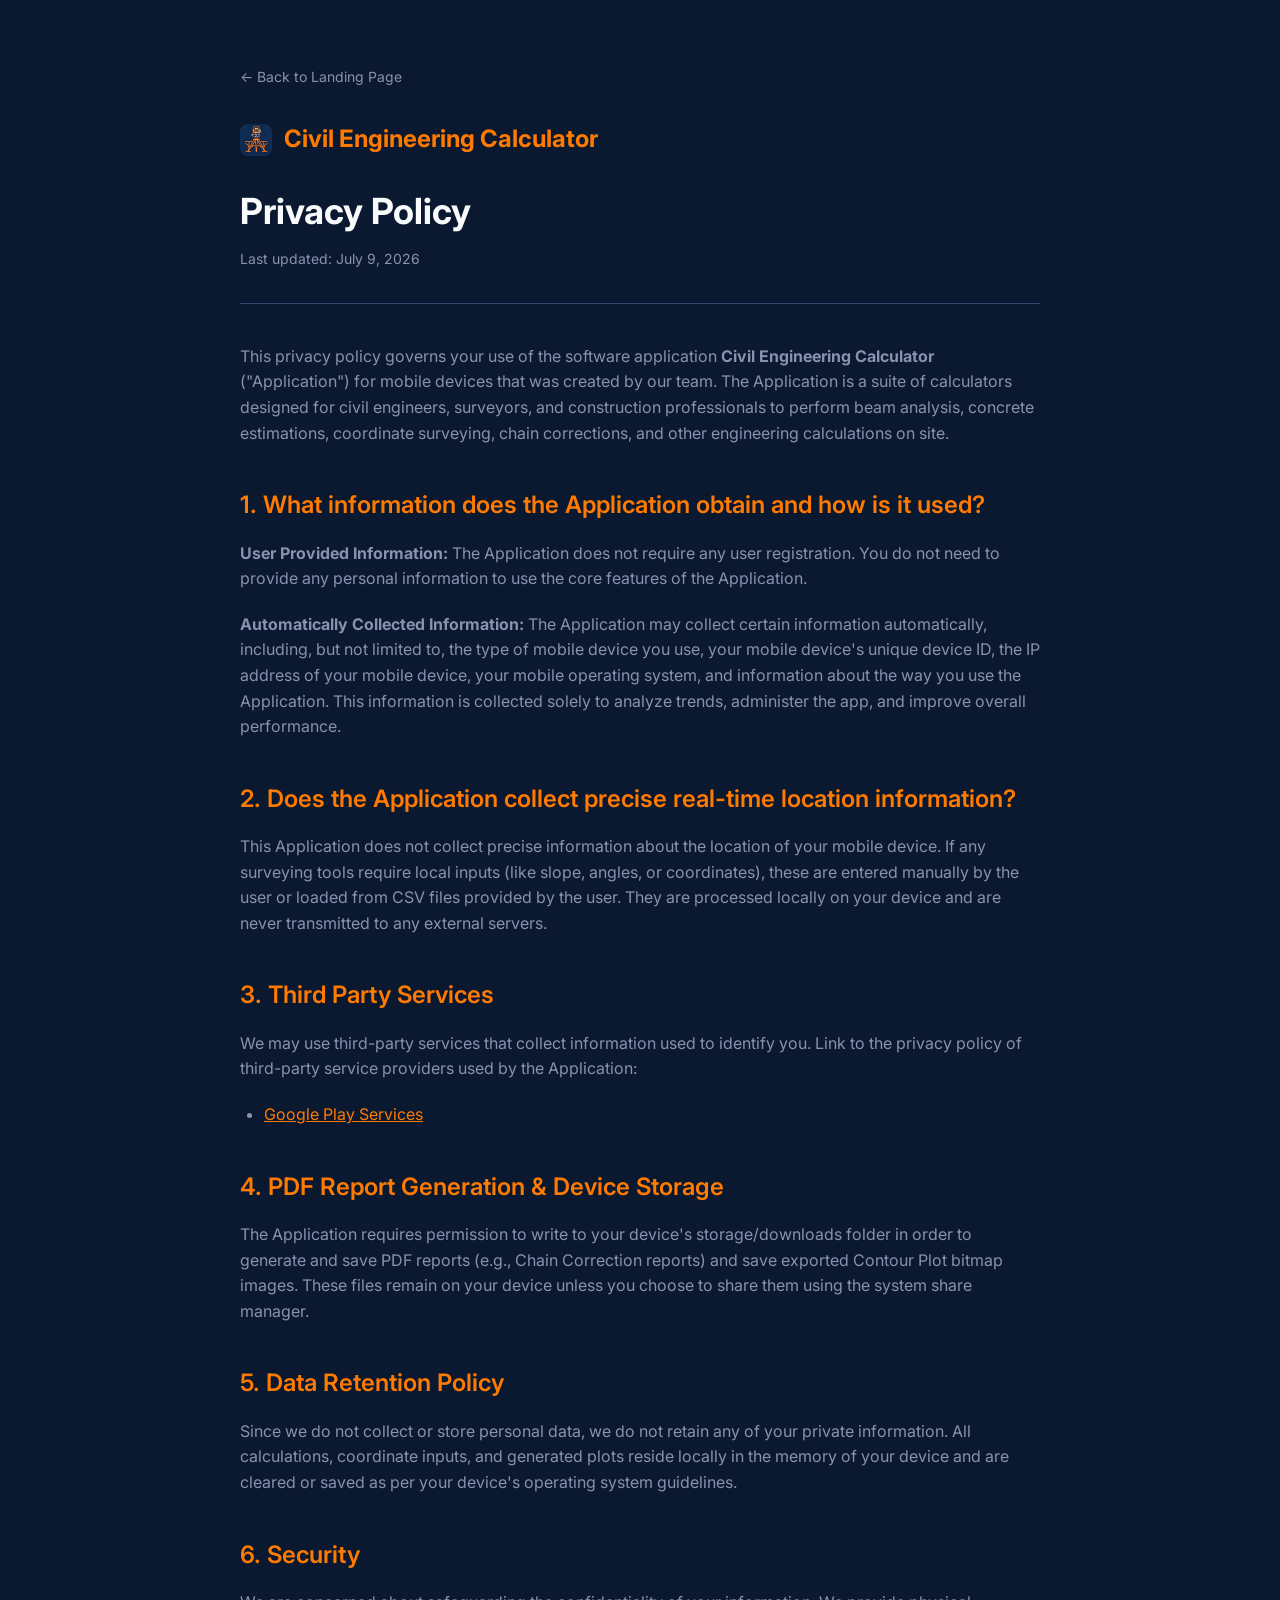
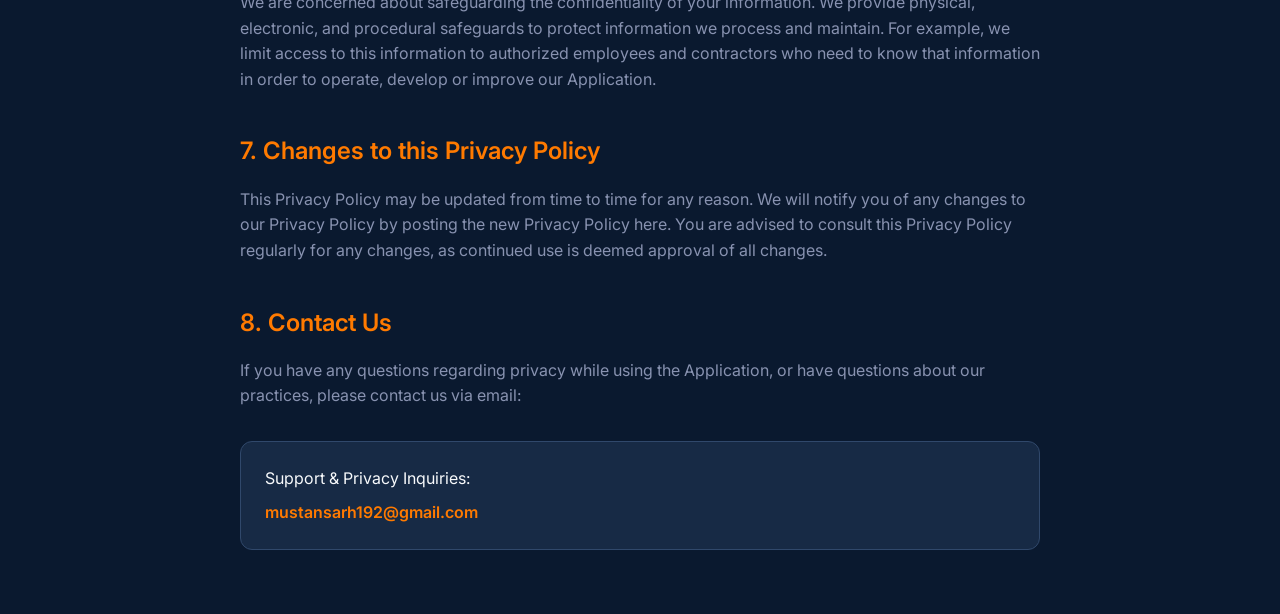
<file: privacy.html>
<!DOCTYPE html>
<html lang="en">
<head>
    <meta charset="UTF-8">
    <meta name="viewport" content="width=device-width, initial-scale=1.0">
    <title>Privacy Policy - Civil Engineering Calculator</title>
    <link rel="preconnect" href="https://fonts.googleapis.com">
    <link rel="preconnect" href="https://fonts.gstatic.com" crossorigin>
    <link href="https://fonts.googleapis.com/css2?family=Inter:wght@300;400;500;600;700&display=swap" rel="stylesheet">
    <style>
        :root {
            --primary: #ff7a00;
            --primary-dark: #e66e00;
            --bg: #0a192f;
            --card-bg: #172a45;
            --text: #f8fafc;
            --text-muted: #8892b0;
            --border: #30486b;
        }

        body {
            font-family: 'Inter', sans-serif;
            background-color: var(--bg);
            color: var(--text);
            line-height: 1.6;
            margin: 0;
            padding: 0;
        }

        .container {
            max-width: 800px;
            margin: 0 auto;
            padding: 4rem 2rem;
        }

        .header {
            border-bottom: 1px solid var(--border);
            padding-bottom: 2rem;
            margin-bottom: 2.5rem;
        }

        .logo {
            display: inline-flex;
            align-items: center;
            gap: 0.75rem;
            color: var(--primary);
            font-weight: 700;
            font-size: 1.5rem;
            text-decoration: none;
            margin-bottom: 1.5rem;
        }

        .logo-img {
            width: 32px;
            height: 32px;
            object-fit: contain;
            border-radius: 8px;
        }

        h1 {
            font-size: 2.25rem;
            font-weight: 700;
            margin: 0 0 0.5rem 0;
        }

        .last-updated {
            color: var(--text-muted);
            font-size: 0.875rem;
        }

        h2 {
            font-size: 1.5rem;
            font-weight: 600;
            margin-top: 2.5rem;
            margin-bottom: 1rem;
            color: var(--primary);
        }

        p, ul, li {
            color: var(--text-muted);
            font-size: 1rem;
        }

        p {
            margin-bottom: 1.25rem;
        }

        ul {
            padding-left: 1.5rem;
            margin-bottom: 1.5rem;
        }

        li {
            margin-bottom: 0.5rem;
        }

        .contact-card {
            background-color: var(--card-bg);
            border: 1px solid var(--border);
            border-radius: 12px;
            padding: 1.5rem;
            margin-top: 2rem;
        }

        .contact-card p {
            margin: 0;
            color: var(--text);
        }

        .contact-email {
            display: inline-block;
            margin-top: 0.5rem;
            color: var(--primary);
            text-decoration: none;
            font-weight: 600;
            transition: color 0.2s;
        }

        .contact-email:hover {
            color: var(--primary-dark);
        }

        .back-link {
            display: inline-flex;
            align-items: center;
            gap: 0.5rem;
            color: var(--text-muted);
            text-decoration: none;
            font-size: 0.875rem;
            margin-bottom: 2rem;
            transition: color 0.2s;
        }

        .back-link:hover {
            color: var(--primary);
        }
    </style>
</head>
<body>
    <div class="container">
        <a href="index.html" class="back-link">
            ← Back to Landing Page
        </a>
        
        <div class="header">
            <a href="index.html" class="logo">
                <img src="icon_app.png" alt="Civil Engineering Calculator Logo" class="logo-img" style="width: 32px; height: 32px; object-fit: contain; border-radius: 8px; flex-shrink: 0;">
                <span>Civil Engineering Calculator</span>
            </a>
            <h1>Privacy Policy</h1>
            <div class="last-updated">Last updated: July 9, 2026</div>
        </div>

        <p>This privacy policy governs your use of the software application <strong>Civil Engineering Calculator</strong> ("Application") for mobile devices that was created by our team. The Application is a suite of calculators designed for civil engineers, surveyors, and construction professionals to perform beam analysis, concrete estimations, coordinate surveying, chain corrections, and other engineering calculations on site.</p>

        <h2>1. What information does the Application obtain and how is it used?</h2>
        <p><strong>User Provided Information:</strong> The Application does not require any user registration. You do not need to provide any personal information to use the core features of the Application.</p>
        <p><strong>Automatically Collected Information:</strong> The Application may collect certain information automatically, including, but not limited to, the type of mobile device you use, your mobile device's unique device ID, the IP address of your mobile device, your mobile operating system, and information about the way you use the Application. This information is collected solely to analyze trends, administer the app, and improve overall performance.</p>

        <h2>2. Does the Application collect precise real-time location information?</h2>
        <p>This Application does not collect precise information about the location of your mobile device. If any surveying tools require local inputs (like slope, angles, or coordinates), these are entered manually by the user or loaded from CSV files provided by the user. They are processed locally on your device and are never transmitted to any external servers.</p>

        <h2>3. Third Party Services</h2>
        <p>We may use third-party services that collect information used to identify you. Link to the privacy policy of third-party service providers used by the Application:</p>
        <ul>
            <li><a href="https://www.google.com/policies/privacy/" target="_blank" rel="noopener noreferrer" style="color: var(--primary);">Google Play Services</a></li>
        </ul>

        <h2>4. PDF Report Generation & Device Storage</h2>
        <p>The Application requires permission to write to your device's storage/downloads folder in order to generate and save PDF reports (e.g., Chain Correction reports) and save exported Contour Plot bitmap images. These files remain on your device unless you choose to share them using the system share manager.</p>

        <h2>5. Data Retention Policy</h2>
        <p>Since we do not collect or store personal data, we do not retain any of your private information. All calculations, coordinate inputs, and generated plots reside locally in the memory of your device and are cleared or saved as per your device's operating system guidelines.</p>

        <h2>6. Security</h2>
        <p>We are concerned about safeguarding the confidentiality of your information. We provide physical, electronic, and procedural safeguards to protect information we process and maintain. For example, we limit access to this information to authorized employees and contractors who need to know that information in order to operate, develop or improve our Application.</p>

        <h2>7. Changes to this Privacy Policy</h2>
        <p>This Privacy Policy may be updated from time to time for any reason. We will notify you of any changes to our Privacy Policy by posting the new Privacy Policy here. You are advised to consult this Privacy Policy regularly for any changes, as continued use is deemed approval of all changes.</p>

        <h2>8. Contact Us</h2>
        <p>If you have any questions regarding privacy while using the Application, or have questions about our practices, please contact us via email:</p>
        <div class="contact-card">
            <p>Support & Privacy Inquiries:</p>
            <a href="mailto:mustansarh192@gmail.com" class="contact-email">mustansarh192@gmail.com</a>
        </div>
    </div>
</body>
</html>
</file>
